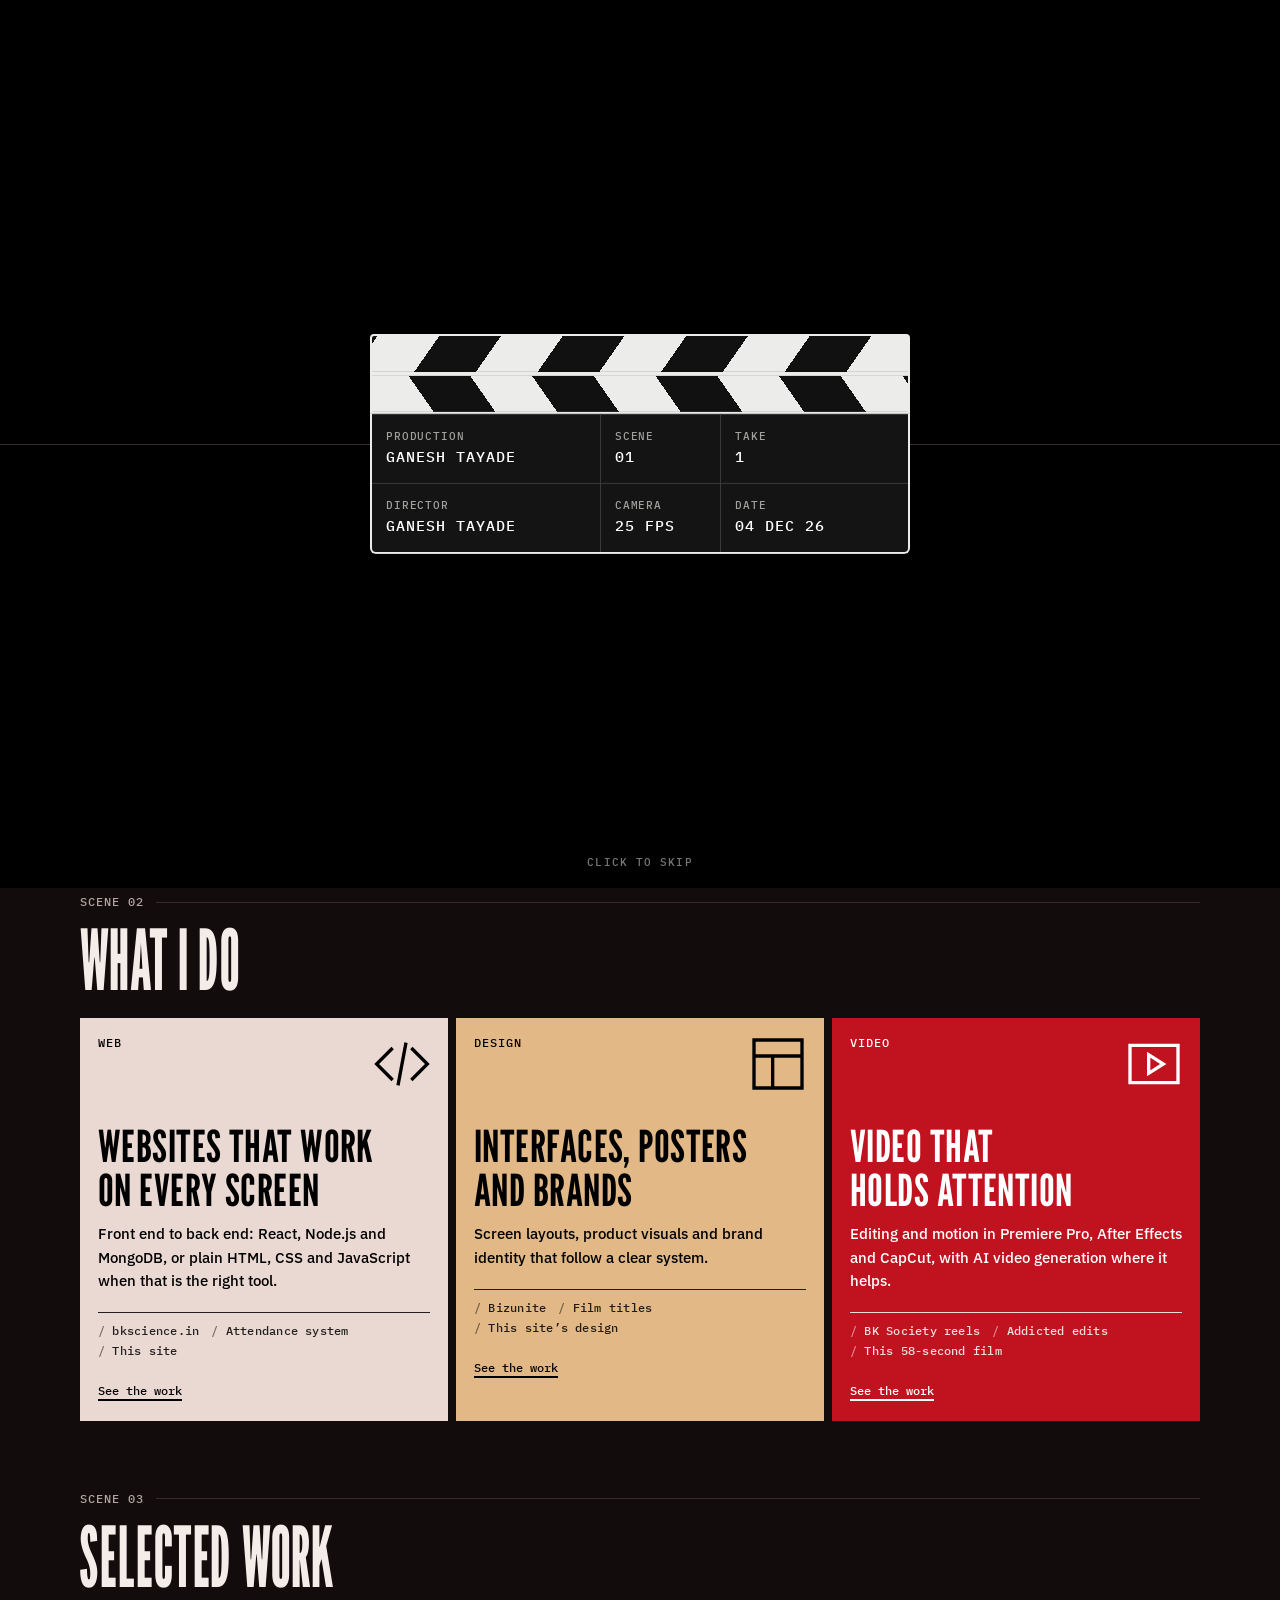
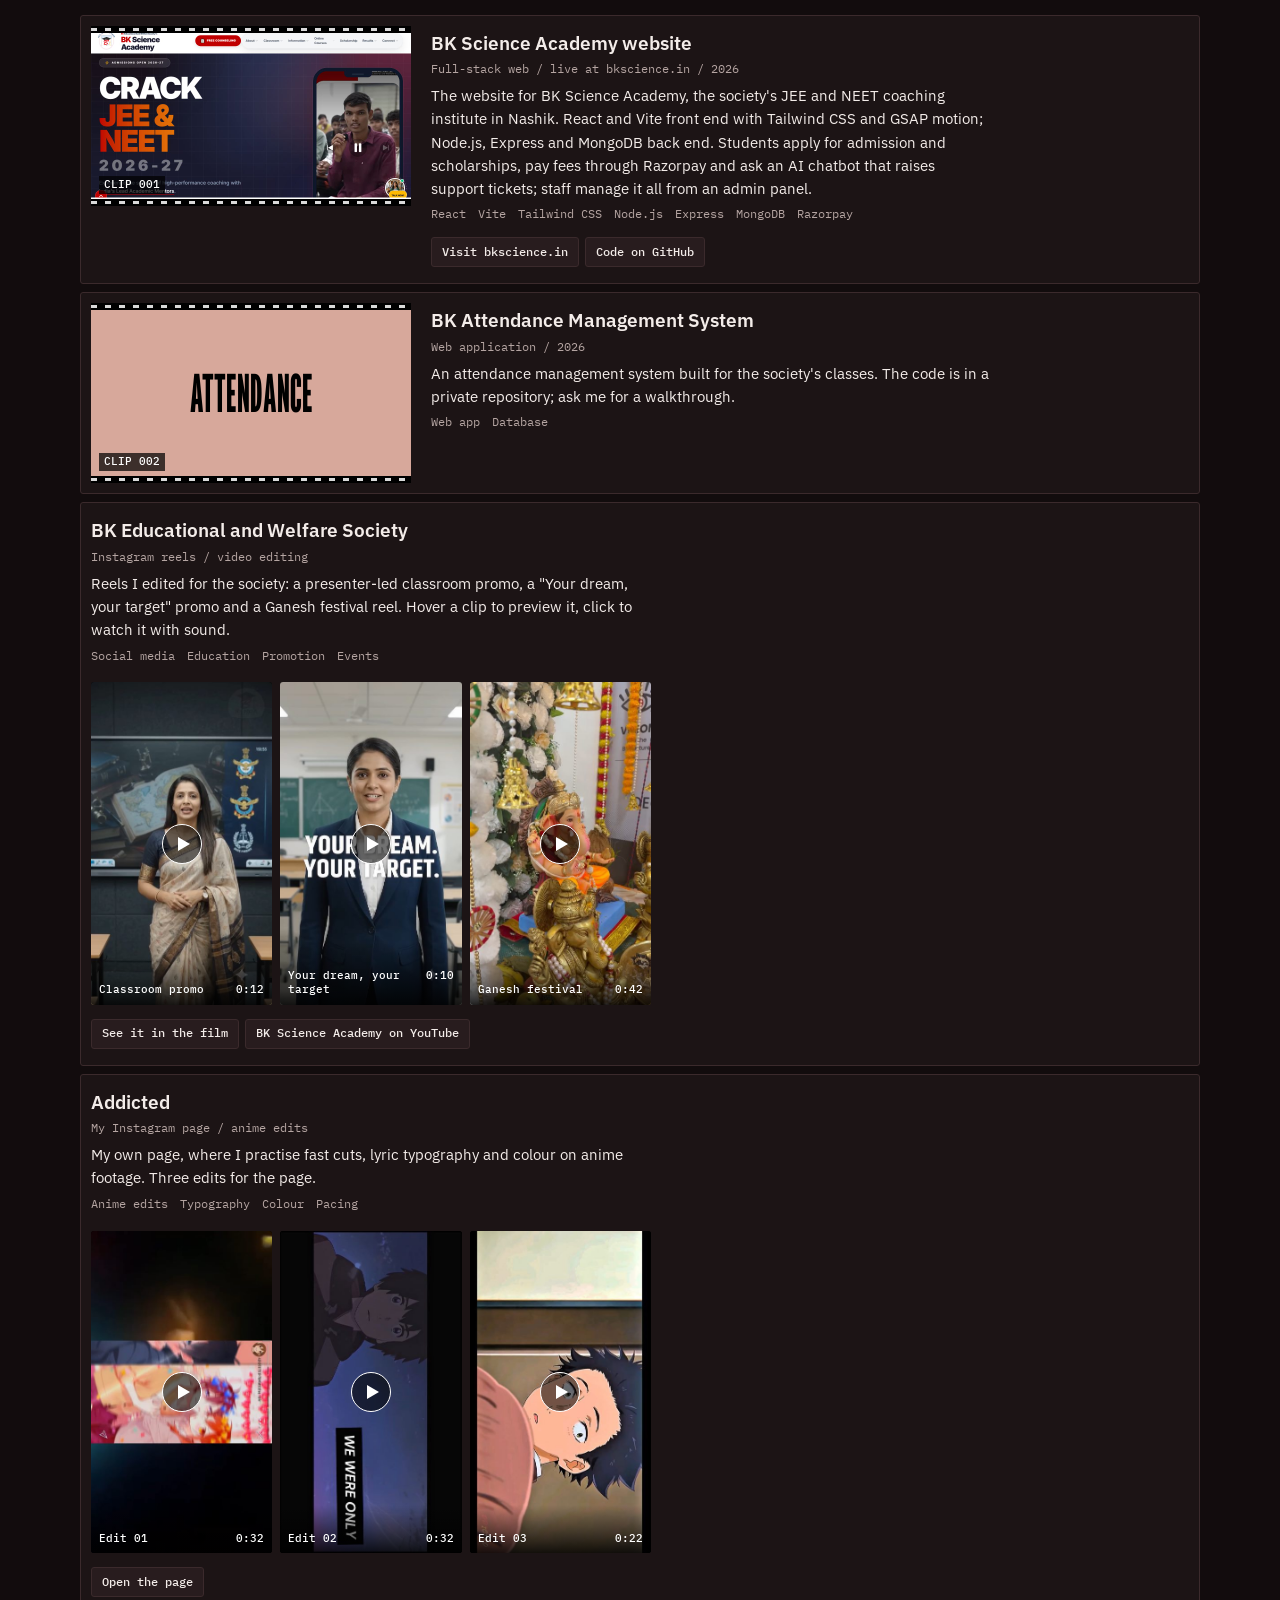
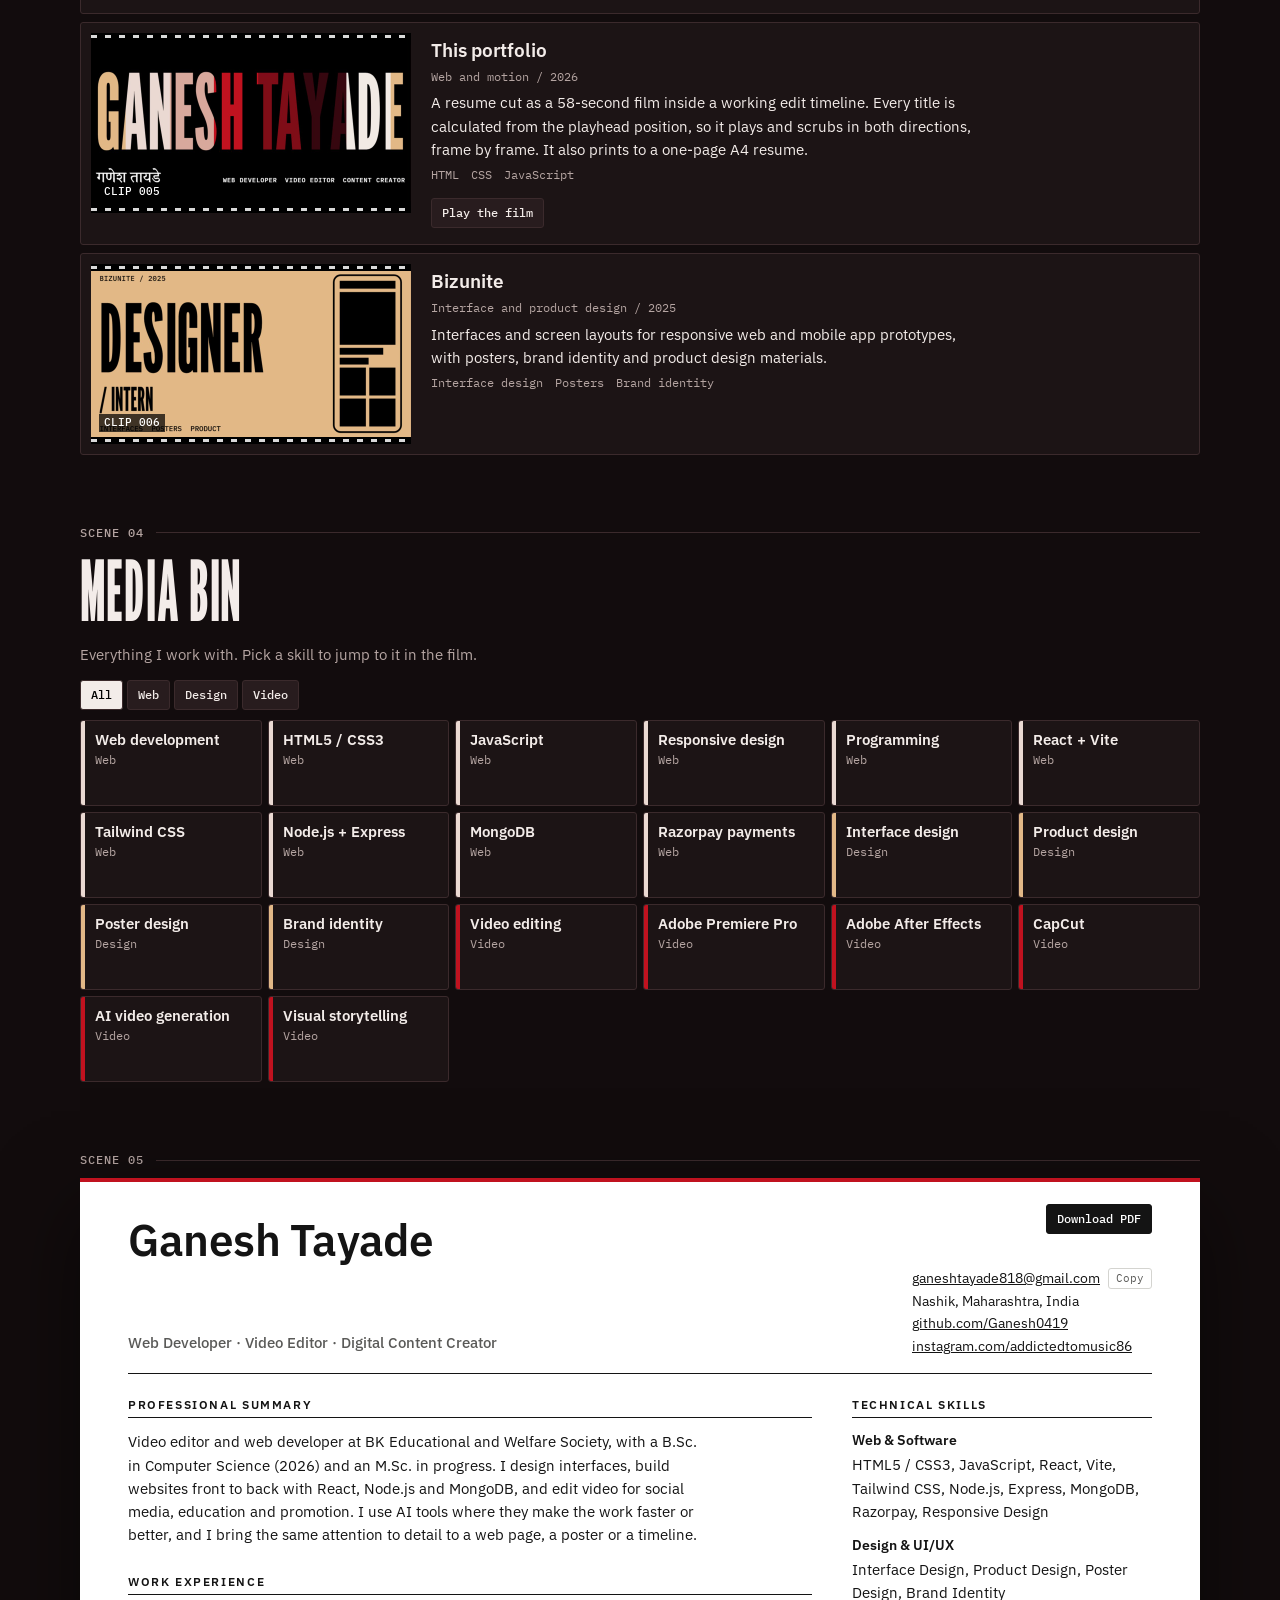
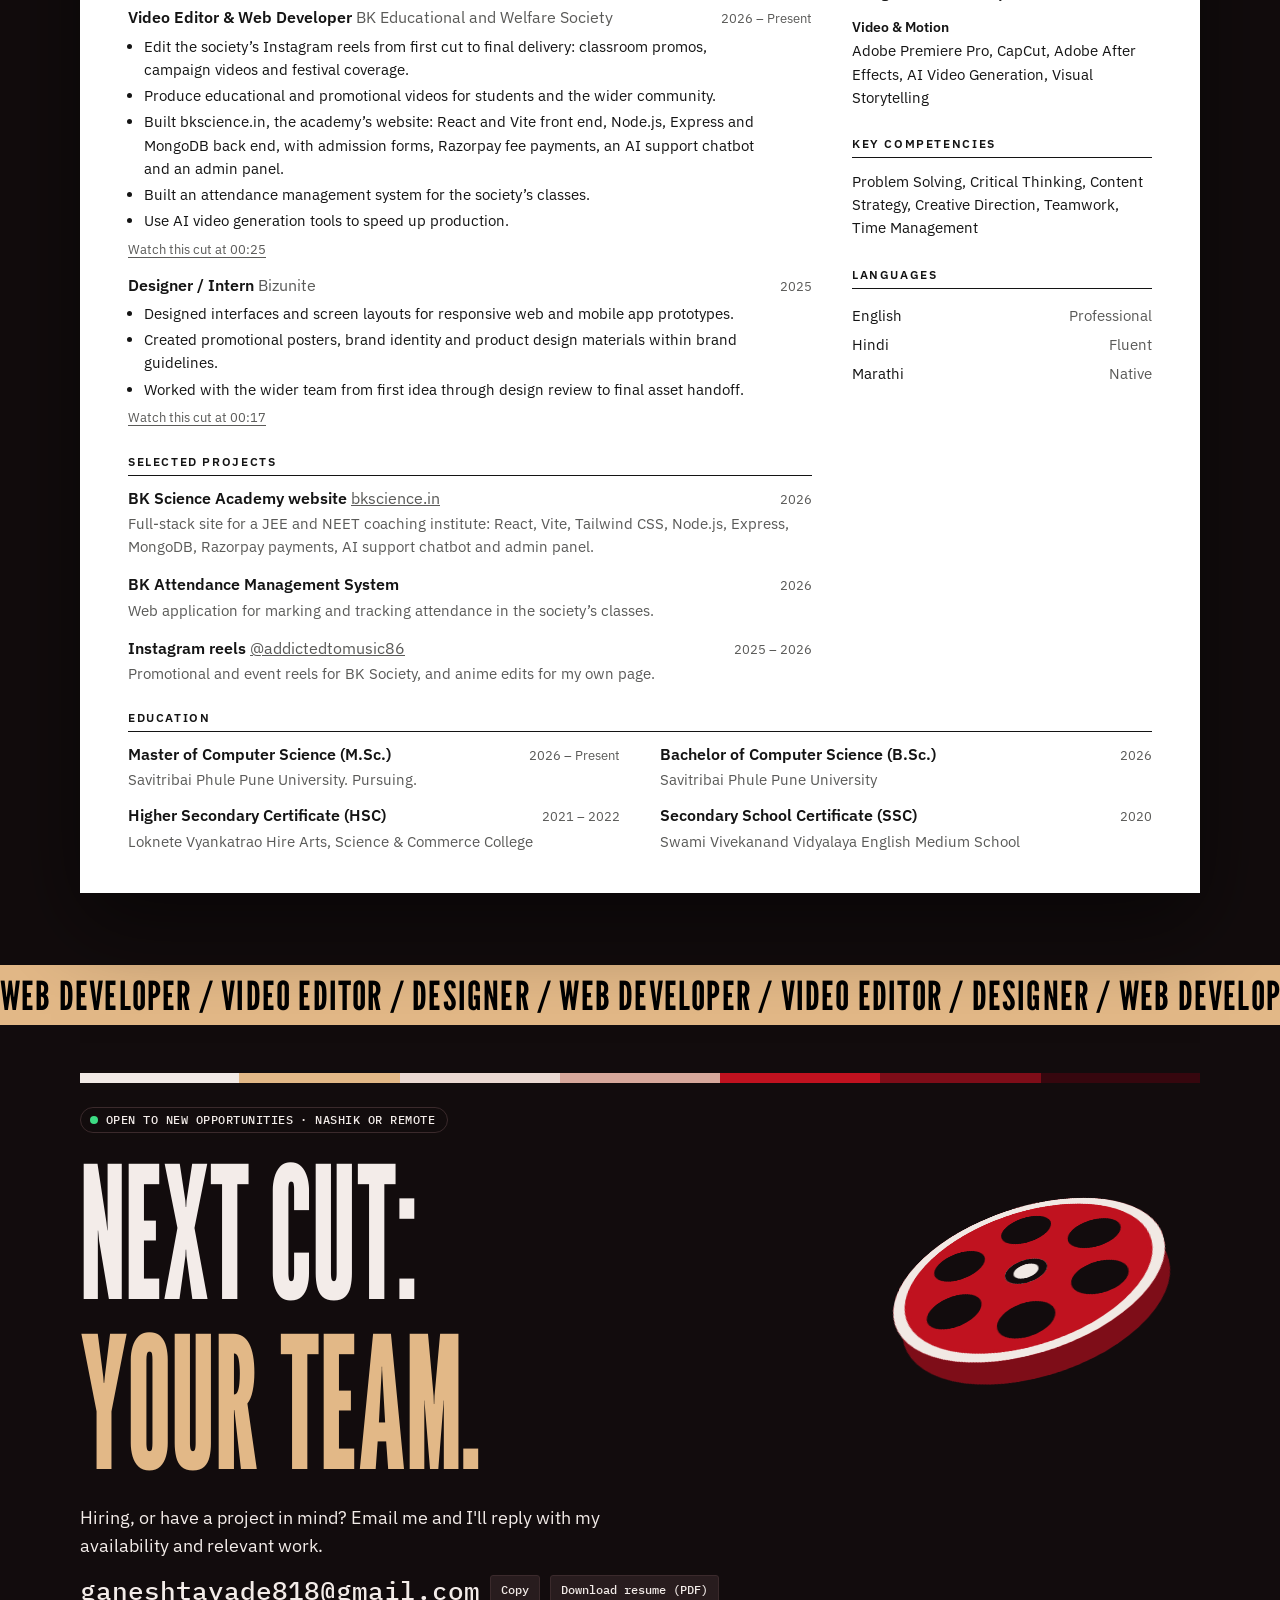
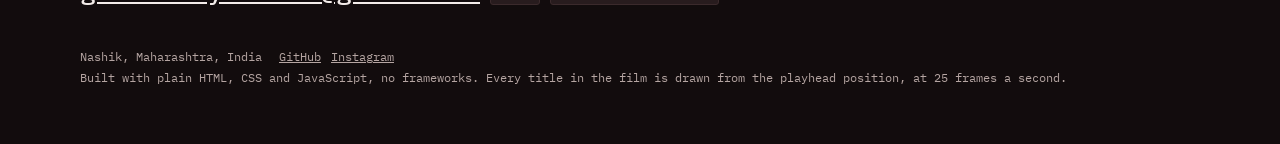
<file: index.html>
<!DOCTYPE html>
<html lang="en">
<head>
<meta charset="UTF-8">
<meta name="viewport" content="width=device-width, initial-scale=1, viewport-fit=cover">
<title>Ganesh Tayade | Web Developer and Video Editor</title>
<meta name="description" content="Portfolio of Ganesh Tayade, a web developer, designer and video editor in Nashik, India. Watch the resume as a 58-second film you can scrub.">
<meta name="author" content="Ganesh Tayade">
<meta name="theme-color" content="#101011">
<meta property="og:type" content="website">
<meta property="og:title" content="Ganesh Tayade | Web Developer and Video Editor">
<meta property="og:description" content="A resume cut as a 58-second film you can scrub.">
<meta property="og:image" content="assets/og.png">
<meta name="twitter:card" content="summary_large_image">
<link rel="icon" href="assets/favicon.svg" type="image/svg+xml">
<link rel="preconnect" href="https://fonts.googleapis.com">
<link rel="preconnect" href="https://fonts.gstatic.com" crossorigin>
<link rel="stylesheet" href="https://fonts.googleapis.com/css2?family=IBM+Plex+Mono:wght@400;500&family=IBM+Plex+Sans:wght@400;500;600&family=League+Gothic:wdth@75..100&family=Tiro+Devanagari+Marathi&display=swap">
<link rel="stylesheet" href="css/style.css">
<script type="application/ld+json">
{"@context":"https://schema.org","@type":"Person","name":"Ganesh Tayade","jobTitle":"Web Developer and Video Editor","email":"mailto:ganeshtayade818@gmail.com","address":{"@type":"PostalAddress","addressLocality":"Nashik","addressRegion":"Maharashtra","addressCountry":"IN"},"knowsLanguage":["English","Hindi","Marathi"]}
</script>
</head>
<body>
<div class="intro" id="intro" aria-hidden="true">
  <div class="intro-name" id="introName" lang="en">Ganesh Tayade</div>
  <div class="slate-b">
    <div class="clap"></div>
    <div class="stick"></div>
    <div class="slate-rows">
      <div><small>Production</small>Ganesh Tayade</div><div><small>Scene</small>01</div><div><small>Take</small>1</div>
      <div><small>Director</small>Ganesh Tayade</div><div><small>Camera</small>25 fps</div><div><small>Date</small><span id="slDate"></span></div>
    </div>
  </div>
  <div class="flash"></div>
  <p class="intro-skip">Click to skip</p>
</div>
<div class="spot" id="spot" aria-hidden="true"></div>
<div class="app">
  <header class="topbar">
    <b>Ganesh Tayade</b>
    <span class="spec">Sequence 01 &middot; 25 fps &middot; 58 s &middot; Now playing: <span class="nowp" id="nowp">Colour bars and leader</span></span>
    <nav aria-label="Resume">
      <a class="tlink" href="#do">What I do</a>
      <a class="tlink" href="#work">Work</a>
      <a class="tlink" href="#skills-bin">Skills</a>
      <a class="tlink" href="#resume">Resume</a>
      <a class="tbtn" href="#contact">Contact</a>
    </nav>
    <div class="seq" id="seq" aria-hidden="true"></div>
  </header>

  <main class="suite">
    <div class="stage">
      <div class="fswrap" id="fs">
        <div class="framebox tilt" data-tilt="2">
        <div class="frame" id="frame" role="img" aria-label="Film version of this resume, with colour bars, a countdown and animated titles. The same content is in the written resume below.">

          <div class="sc" data-sc="leader">
            <div class="bars" id="barsv">
              <div><i style="background:var(--grey)"></i><i style="background:var(--yellow)"></i><i style="background:var(--cyan)"></i><i style="background:var(--green)"></i><i style="background:var(--magenta)"></i><i style="background:var(--red)"></i><i style="background:var(--blue)"></i></div>
              <div><i style="background:var(--blue)"></i><i style="background:#111"></i><i style="background:var(--magenta)"></i><i style="background:#111"></i><i style="background:var(--cyan)"></i><i style="background:#111"></i><i style="background:var(--grey)"></i></div>
              <div class="pluge"><i></i><i></i><i></i><i></i></div>
              <div class="ident lab">Ganesh Tayade / Resume / 58 sec</div>
            </div>
            <div class="count" id="count" hidden>
              <div class="sweep" id="sweep"></div>
              <div class="cross-h"></div><div class="cross-v"></div>
              <div class="ring r1"></div><div class="ring r2"></div>
              <div class="num" id="num">3</div>
            </div>
          </div>

          <div class="sc s-title" data-sc="title"><div class="push"><div class="inner">
            <div class="m"><h2 class="d name dfit" id="name" data-fit="94" data-a="0.05 .7 up">Ganesh Tayade</h2></div>
            <div class="titlerow">
              <div class="deva" id="deva" data-a="1 .6 fade" lang="mr">गणेश तायडे</div>
              <div class="roles">
                <span data-a="1.5 .4 fade">Web developer</span>
                <span data-a="1.9 .4 fade">Video editor</span>
                <span data-a="2.3 .4 fade">Content creator</span>
              </div>
            </div>
          </div></div></div>

          <div class="sc s-profile" data-sc="profile"><div class="push"><div class="inner">
            <div class="m"><p class="d" data-a="0.2 .5 up">I build the web.</p></div>
            <div class="m"><p class="d" data-a="1.8 .5 up">I design the screen.</p></div>
            <div class="m"><p class="d" data-a="3.4 .5 up">I cut the film.</p></div>
            <div class="lab" data-a="4.6 .5 fade">B.Sc. Computer Science, complete / M.Sc. in progress</div>
          </div></div></div>

          <div class="sc s-biz" data-sc="bizunite"><div class="push"><div class="inner">
            <div class="left">
              <div class="lab" data-a="0.1 .4 fade">Bizunite / 2025</div>
              <div>
                <div class="m"><p class="d big dfit" data-fit="50" data-a="0.3 .55 up">Designer</p></div>
                <div class="m"><p class="d sub" data-a="0.9 .5 up">/ Intern</p></div>
              </div>
              <div class="words">
                <span data-a="2.2 .4 fade">Interfaces</span>
                <span data-a="3 .4 fade">Posters</span>
                <span data-a="3.8 .4 fade">Product</span>
              </div>
            </div>
            <div class="wire" data-a="1.2 .4 fade">
              <i data-a="1.5 .35 grow"></i>
              <i data-a="1.8 .45 grow"></i>
              <i data-a="2.3 .35 grow" style="width:78%"></i>
              <i data-a="2.5 .35 grow" style="width:52%"></i>
              <div class="g"><b data-a="3 .4 fade"></b><b data-a="3.2 .4 fade"></b><b data-a="3.4 .4 fade"></b><b data-a="3.6 .4 fade"></b></div>
            </div>
          </div></div></div>

          <div class="sc s-bk" data-sc="bk"><div class="push"><div class="inner">
            <div class="lab" data-a="0.1 .4 fade">BK Educational and Welfare Society / 2026 &ndash; now</div>
            <div class="m"><p class="d big dfit" data-fit="68" data-a="0.3 .55 up">Video editor</p></div>
          </div></div>
            <div class="strip" id="strip">
              <span style="--c:var(--grey)">Social media</span>
              <video src="assets/bk-reel-2.mp4" poster="assets/bk-reel-2.jpg" muted loop playsinline preload="metadata" aria-hidden="true"></video>
              <span style="--c:var(--yellow)">Education</span>
              <video src="assets/bk-reel-3.mp4" poster="assets/bk-reel-3.jpg" muted loop playsinline preload="metadata" aria-hidden="true"></video>
              <span style="--c:var(--cyan)">Promotion</span>
              <video src="assets/bk-reel-1.mp4" poster="assets/bk-reel-1.jpg" muted loop playsinline preload="metadata" aria-hidden="true"></video>
              <span style="--c:var(--green)">Festival</span>
              <span style="--c:var(--grey)">Reels</span>
              <span style="--c:var(--yellow)">BK Society</span>
            </div>
          </div>

          <div class="sc s-skills" data-sc="skills"><div class="push"><div class="inner">
            <div class="col" data-col="0" data-a="0.1 .4 fade0"><p class="d">Web</p><ul><li>HTML5 / CSS3 / JavaScript</li><li>React + Vite</li><li>Node.js + Express</li><li>MongoDB</li><li>Responsive design</li></ul></div>
            <div class="col" data-col="1" data-a="0.1 .4 fade0"><p class="d">Design</p><ul><li>Interface design</li><li>Product design</li><li>Poster design</li><li>Brand identity</li></ul></div>
            <div class="col" data-col="2" data-a="0.1 .4 fade0"><p class="d">Video</p><ul><li>Premiere Pro</li><li>CapCut</li><li>After Effects</li><li>AI video generation</li><li>Visual storytelling</li></ul></div>
          </div></div></div>

          <div class="sc s-edu" data-sc="education"><div class="push"><div class="inner">
            <div class="row" data-row="0" data-a="0.1 .35 fade0"><span class="yr">2020</span><div><p class="d">SSC</p><small>Swami Vivekanand Vidyalaya English Medium School</small></div></div>
            <div class="row" data-row="1" data-a="2 .35 fade0"><span class="yr">2021&ndash;22</span><div><p class="d">HSC</p><small>Loknete Vyankatrao Hire Arts, Science &amp; Commerce College</small></div></div>
            <div class="row" data-row="2" data-a="4 .35 fade0"><span class="yr">2026</span><div><p class="d">B.Sc. Computer Science</p><small>Savitribai Phule Pune University</small></div></div>
            <div class="row" data-row="3" data-a="6 .35 fade0"><span class="yr">2026&ndash;</span><div><p class="d">M.Sc. Computer Science</p><small>Savitribai Phule Pune University / Pursuing</small></div></div>
          </div></div></div>

          <div class="sc s-end" data-sc="end"><div class="push"><div class="inner">
            <div>
              <div class="m"><p class="d big" data-a="0.15 .55 up">Next cut:</p></div>
              <div class="m"><p class="d big" data-a="1 .55 up">Your team.</p></div>
            </div>
            <div data-a="2 .5 fade">
              <div class="info"><span>ganeshtayade818@gmail.com</span><span>Nashik, India</span></div>
              <div class="langs" id="langs"><span>English</span><span>हिंदी</span><span>मराठी</span></div>
            </div>
          </div></div><div class="endbars"></div></div>

          <div class="wipe" id="wipe" aria-hidden="true"><i style="background:var(--grey)"></i><i style="background:var(--yellow)"></i><i style="background:var(--cyan)"></i><i style="background:var(--green)"></i><i style="background:var(--magenta)"></i><i style="background:var(--red)"></i><i style="background:var(--blue)"></i></div>
          <div class="rec" id="rec" hidden aria-hidden="true"><i></i>REC <span id="rectc">00:00:00:00</span></div>
          <div class="grain" id="grain" aria-hidden="true"></div>
          <div class="vig" aria-hidden="true"></div>
          <div class="guides" id="guides" aria-hidden="true"><i class="a"></i><i class="t"></i></div>
        </div>
        <button class="skip" id="bSkip" type="button" hidden>Skip intro</button>
        </div>
      </div>

      <div class="transport">
        <div><span id="tc">00:00:00:00</span> <span class="tdur">/ 00:00:58:00</span></div>
        <div class="btns">
          <button class="ib" id="bPrev" aria-label="Previous cut"><svg viewBox="0 0 16 16"><path d="M3 2h2v12H3zM14 2v12L6 8z"/></svg></button>
          <button class="ib" id="bBack" aria-label="Back one frame"><svg viewBox="0 0 16 16"><path d="M11 2v12L4 8z"/></svg></button>
          <button class="ib play" id="bPlay" aria-label="Play"><svg viewBox="0 0 16 16"><path id="playIcon" d="M4 2v12l10-6z"/></svg></button>
          <button class="ib" id="bFwd" aria-label="Forward one frame"><svg viewBox="0 0 16 16"><path d="M5 2v12l7-6z"/></svg></button>
          <button class="ib" id="bNext" aria-label="Next cut"><svg viewBox="0 0 16 16"><path d="M11 2h2v12h-2zM2 2v12l8-6z"/></svg></button>
        </div>
        <div class="tools">
          <span id="rate" aria-live="off"></span>
          <button class="tbtn" id="bSafe" aria-pressed="false">Safe areas</button>
          <button class="tbtn" id="bFull">Full screen</button>
        </div>
      </div>
    </div>

    <aside class="inspector" aria-label="Current clip details">
      <div class="ins-scroll">
        <p class="ins-k">Inspector</p>
        <h2 class="ins-name" id="insName">Colour bars and leader</h2>
        <dl class="ins-tc"><dt>In</dt><dt>Out</dt><dt>Duration</dt><dd id="insIn">00:00:00:00</dd><dd id="insOut">00:00:04:00</dd><dd id="insDur">00:00:04:00</dd></dl>
        <div id="insBody"></div>
      </div>
      <div class="ins-tools">
        <p class="ins-k">Colour grade <span>changes the whole site</span></p>
        <div class="grades" role="group" aria-label="Colour grade">
          <button class="grade" type="button" data-grade="crimson" aria-pressed="true"><i style="background:linear-gradient(90deg,#f1e9e4 0 25%,#e2b887 0 50%,#c0121f 0 75%,#36070e 0)"></i>Crimson noir</button>
          <button class="grade" type="button" data-grade="midnight" aria-pressed="false"><i style="background:linear-gradient(90deg,#ece6d6 0 25%,#dcb54a 0 50%,#3c4c80 0 75%,#1f2b58 0)"></i>Midnight gold</button>
          <button class="grade" type="button" data-grade="light" aria-pressed="false"><i style="background:linear-gradient(90deg,#f2f1ed 0 25%,#e9b949 0 50%,#b4432f 0 75%,#1f3a6e 0)"></i>Studio light</button>
          <button class="grade" type="button" data-grade="broadcast" aria-pressed="false"><i style="background:linear-gradient(90deg,#c0c000 0 25%,#00c0c0 0 50%,#c000c0 0 75%,#0000c0 0)"></i>Broadcast</button>
        </div>
        <div class="audio">
          <button class="tbtn" id="bSound" type="button" aria-pressed="false" title="Score and interface sound effects">Sound off</button>
          <div class="meters" aria-hidden="true"><div class="meter"><i id="mL"></i></div><div class="meter"><i id="mR"></i></div></div>
        </div>
      </div>
    </aside>

    <div class="timeline" id="timeline">
      <div class="heads" id="heads" aria-hidden="true"></div>
      <div class="lanes" id="lanes" role="slider" tabindex="0" aria-label="Timeline position" aria-valuemin="0" aria-valuemax="58" aria-valuenow="0">
        <div class="ruler" id="ruler"></div>
        <div id="laneWrap"></div>
        <div class="playhead" id="playhead"></div>
      </div>
    </div>
    <p class="hints" style="margin:0"><kbd>Space</kbd> play &middot; <kbd>J K L</kbd> shuttle &middot; <kbd>&larr; &rarr;</kbd> one frame &middot; <kbd>&uarr; &darr;</kbd> jump a cut &middot; <kbd>G</kbd> grade &middot; <kbd>M</kbd> sound &middot; <kbd>F</kbd> full screen &middot; click the film to play or pause &middot; drag the timeline to scrub</p>
  </main>

  <section class="do" id="do" aria-labelledby="do-h">
    <p class="slate">Scene 02</p>
    <h2 class="band-h" id="do-h">What I do</h2>
    <div class="tiles">
      <div class="tile rv tilt" data-tilt="7" style="--c:var(--cyan)">
        <svg class="tile-i" viewBox="0 0 48 48" aria-hidden="true"><path d="M17 12 5 24l12 12M31 12l12 12-12 12M27 8l-6 32"/></svg>
        <p class="tile-k">Web</p>
        <h3>Websites that work on every screen</h3>
        <p>Front end to back end: React, Node.js and MongoDB, or plain HTML, CSS and JavaScript when that is the right tool.</p>
        <ul class="tile-proof"><li>bkscience.in</li><li>Attendance system</li><li>This site</li></ul>
        <a class="tile-go" href="#work">See the work</a>
      </div>
      <div class="tile rv tilt" data-tilt="7" style="--c:var(--yellow)">
        <svg class="tile-i" viewBox="0 0 48 48" aria-hidden="true"><path d="M6 6h36v36H6zM6 18h36M20 18v24"/></svg>
        <p class="tile-k">Design</p>
        <h3>Interfaces, posters and brands</h3>
        <p>Screen layouts, product visuals and brand identity that follow a clear system.</p>
        <ul class="tile-proof"><li>Bizunite</li><li>Film titles</li><li>This site&rsquo;s design</li></ul>
        <a class="tile-go" href="#work">See the work</a>
      </div>
      <div class="tile rv tilt" data-tilt="7" style="--c:var(--magenta);--t:#fff">
        <svg class="tile-i" viewBox="0 0 48 48" aria-hidden="true"><path d="M6 10h36v28H6zM20 17v14l11-7z"/></svg>
        <p class="tile-k">Video</p>
        <h3>Video that holds attention</h3>
        <p>Editing and motion in Premiere Pro, After Effects and CapCut, with AI video generation where it helps.</p>
        <ul class="tile-proof"><li>BK Society reels</li><li>Addicted edits</li><li>This 58-second film</li></ul>
        <a class="tile-go" href="#work">See the work</a>
      </div>
    </div>
  </section>

  <section class="work" id="work" aria-labelledby="work-h">
    <p class="slate">Scene 03</p>
    <h2 class="band-h" id="work-h">Selected work</h2>
    <div class="projects" id="projects"></div>
  </section>

  <section class="binsec" id="skills-bin" aria-labelledby="bin-h">
    <p class="slate">Scene 04</p>
    <h2 class="band-h" id="bin-h">Media bin</h2>
    <p class="bin-p">Everything I work with. Pick a skill to jump to it in the film.</p>
    <div class="bin-f" id="binF" role="group" aria-label="Filter skills"></div>
    <div class="bin" id="bin"></div>
  </section>

  <p class="slate solo">Scene 05</p>
  <article class="paper" id="resume">
    <div class="barsline" aria-hidden="true"></div>
    <a class="tbtn sheet-dl" data-pdf href="Ganesh_Tayade_Resume.pdf" hidden>Download PDF</a>
    <h1 class="p-name">Ganesh Tayade</h1>
    <div class="p-top" data-clip="contact">
      <p class="roles-line">Web Developer &middot; Video Editor &middot; Digital Content Creator</p>
      <address class="contact">
        <!--PHONE-->
        <div><a href="mailto:ganeshtayade818@gmail.com">ganeshtayade818@gmail.com</a><button class="copy" data-copy="ganeshtayade818@gmail.com">Copy</button></div>
        <div><span>Nashik, Maharashtra, India</span></div>
        <div><a href="https://github.com/Ganesh0419" target="_blank" rel="noopener">github.com/Ganesh0419</a></div>
        <div><a href="https://www.instagram.com/addictedtomusic86" target="_blank" rel="noopener">instagram.com/addictedtomusic86</a></div>
      </address>
    </div>

    <div class="p-grid">
      <div class="p-col">
        <section data-clip="summary" style="--c:var(--cyan)">
          <h2 class="sec" data-tr="V3">Professional Summary</h2>
          <p class="summary">Video editor and web developer at BK Educational and Welfare Society, with a B.Sc. in Computer Science (2026) and an M.Sc. in progress. I design interfaces, build websites front to back with React, Node.js and MongoDB, and edit video for social media, education and promotion. I use AI tools where they make the work faster or better, and I bring the same attention to detail to a web page, a poster or a timeline.</p>
        </section>

        <section style="--c:var(--yellow)">
          <h2 class="sec" data-tr="V2">Work Experience</h2>
          <div class="ev" data-clip="bk">
            <div class="ev-top"><h3>Video Editor &amp; Web Developer <span>BK Educational and Welfare Society</span></h3><span class="when">2026 &ndash; Present</span></div>
            <ul>
              <li>Edit the society&rsquo;s Instagram reels from first cut to final delivery: classroom promos, campaign videos and festival coverage.</li>
              <li>Produce educational and promotional videos for students and the wider community.</li>
              <li>Built bkscience.in, the academy&rsquo;s website: React and Vite front end, Node.js, Express and MongoDB back end, with admission forms, Razorpay fee payments, an AI support chatbot and an admin panel.</li>
              <li>Built an attendance management system for the society&rsquo;s classes.</li>
              <li>Use AI video generation tools to speed up production.</li>
            </ul>
            <button class="jump" data-seek="25">Watch this cut at 00:25</button>
          </div>
          <div class="ev" data-clip="biz">
            <div class="ev-top"><h3>Designer / Intern <span>Bizunite</span></h3><span class="when">2025</span></div>
            <ul>
              <li>Designed interfaces and screen layouts for responsive web and mobile app prototypes.</li>
              <li>Created promotional posters, brand identity and product design materials within brand guidelines.</li>
              <li>Worked with the wider team from first idea through design review to final asset handoff.</li>
            </ul>
            <button class="jump" data-seek="17">Watch this cut at 00:17</button>
          </div>
        </section>

        <section data-clip="projects" style="--c:var(--cyan)">
          <h2 class="sec" data-tr="V2">Selected Projects</h2>
          <div class="ev"><div class="ev-top"><h3>BK Science Academy website <span><a href="https://bkscience.in/" target="_blank" rel="noopener">bkscience.in</a></span></h3><span class="when">2026</span></div><p class="inst">Full-stack site for a JEE and NEET coaching institute: React, Vite, Tailwind CSS, Node.js, Express, MongoDB, Razorpay payments, AI support chatbot and admin panel.</p></div>
          <div class="ev"><div class="ev-top"><h3>BK Attendance Management System</h3><span class="when">2026</span></div><p class="inst">Web application for marking and tracking attendance in the society&rsquo;s classes.</p></div>
          <div class="ev"><div class="ev-top"><h3>Instagram reels <span><a href="https://www.instagram.com/addictedtomusic86" target="_blank" rel="noopener">@addictedtomusic86</a></span></h3><span class="when">2025 &ndash; 2026</span></div><p class="inst">Promotional and event reels for BK Society, and anime edits for my own page.</p></div>
        </section>
      </div>

      <div class="p-col">
        <section data-clip="skills" style="--c:var(--blue);--t:#fff">
          <h2 class="sec" data-tr="A1">Technical Skills</h2>
          <div class="skills-g">
            <div><h3>Web &amp; Software</h3><p>HTML5 / CSS3, JavaScript, React, Vite, Tailwind CSS, Node.js, Express, MongoDB, Razorpay, Responsive Design</p></div>
            <div><h3>Design &amp; UI/UX</h3><p>Interface Design, Product Design, Poster Design, Brand Identity</p></div>
            <div><h3>Video &amp; Motion</h3><p>Adobe Premiere Pro, CapCut, Adobe After Effects, AI Video Generation, Visual Storytelling</p></div>
          </div>
        </section>
        <section data-clip="comp" style="--c:var(--blue);--t:#fff">
          <h2 class="sec" data-tr="A1">Key Competencies</h2>
          <p style="margin:0">Problem Solving, Critical Thinking, Content Strategy, Creative Direction, Teamwork, Time Management</p>
        </section>
        <section data-clip="lang" style="--c:var(--grey)">
          <h2 class="sec" data-tr="A2">Languages</h2>
          <ul class="plain">
            <li class="lang"><span>English</span><span>Professional</span></li>
            <li class="lang"><span>Hindi</span><span>Fluent</span></li>
            <li class="lang"><span>Marathi</span><span>Native</span></li>
          </ul>
        </section>
      </div>
    </div>
    <section class="p-edu" data-clip="edu" style="--c:var(--green)">
      <h2 class="sec" data-tr="V1">Education</h2>
      <div class="edu-g">
        <div class="ev"><div class="ev-top"><h3>Master of Computer Science (M.Sc.)</h3><span class="when">2026 &ndash; Present</span></div><p class="inst">Savitribai Phule Pune University. Pursuing.</p></div>
        <div class="ev"><div class="ev-top"><h3>Bachelor of Computer Science (B.Sc.)</h3><span class="when">2026</span></div><p class="inst">Savitribai Phule Pune University</p></div>
        <div class="ev"><div class="ev-top"><h3>Higher Secondary Certificate (HSC)</h3><span class="when">2021 &ndash; 2022</span></div><p class="inst">Loknete Vyankatrao Hire Arts, Science &amp; Commerce College</p></div>
        <div class="ev"><div class="ev-top"><h3>Secondary School Certificate (SSC)</h3><span class="when">2020</span></div><p class="inst">Swami Vivekanand Vidyalaya English Medium School</p></div>
      </div>
    </section>
    <div class="band" id="band" aria-hidden="true"></div>
  </article>

  <div class="ticker" aria-hidden="true"><div class="tk"><span>Web developer / Video editor / Designer / Web developer / Video editor / Designer / </span><span>Web developer / Video editor / Designer / Web developer / Video editor / Designer / </span></div></div>

  <section class="cta" id="contact" aria-labelledby="cta-h">
    <div class="reel" aria-hidden="true"><div class="reel-bk"></div><div class="reel-in"><i style="--a:0deg"></i><i style="--a:60deg"></i><i style="--a:120deg"></i><i style="--a:180deg"></i><i style="--a:240deg"></i><i style="--a:300deg"></i></div></div>
    <p class="avail"><i aria-hidden="true"></i>Open to new opportunities &middot; Nashik or remote</p>
    <h2 class="cta-h" id="cta-h">Next cut: <em>your team.</em></h2>
    <p class="cta-p">Hiring, or have a project in mind? Email me and I'll reply with my availability and relevant work.</p>
    <div class="cta-row">
      <a class="cta-mail" href="mailto:ganeshtayade818@gmail.com">ganeshtayade818@gmail.com</a>
      <button class="tbtn" data-copy="ganeshtayade818@gmail.com">Copy</button>
      <a class="tbtn" data-pdf href="Ganesh_Tayade_Resume.pdf" hidden>Download resume (PDF)</a>
      <a class="tbtn" data-reel hidden target="_blank" rel="noopener">Watch my showreel</a>
    </div>
    <p class="foot">Nashik, Maharashtra, India <span id="socials"></span><br>Built with plain HTML, CSS and JavaScript, no frameworks. Every title in the film is drawn from the playhead position, at 25 frames a second.</p>
  </section>
</div>

<div class="lb" id="lb" hidden role="dialog" aria-modal="true" aria-label="Video player">
  <div class="lb-top"><b id="lbt">Clip</b><span id="lbn">1 / 3</span><button class="tbtn" id="lbx" type="button">Close (Esc)</button></div>
  <div class="lb-body">
    <button class="ib" id="lbp" type="button" aria-label="Previous clip"><svg viewBox="0 0 16 16"><path d="M11 2v12L4 8z"/></svg></button>
    <video id="lbv" controls playsinline></video>
    <button class="ib" id="lbnx" type="button" aria-label="Next clip"><svg viewBox="0 0 16 16"><path d="M5 2v12l7-6z"/></svg></button>
  </div>
</div>

<script src="js/content.js"></script>
<script src="js/film.js"></script>
</body>
</html>
</file>
<file: css/style.css>
/* Layout concept: the resume is an open edit suite. Program monitor, inspector and a real timeline; the written resume sits below as the paper edit.
   Colour: seven colour-bar positions on colourist-neutral grey. A grade swaps the seven values, and the whole site follows. */
:root {
  color-scheme: dark;
  --suite: #120c0d; --panel: #1c1415; --panel-2: #281c1e; --line: #3b2a2c;
  --fg: #f3ece9; --mute: #b5a5a2; --hover: #372729; --tc: #fff; --lane: #160f10; --on: #000; --sel: #fff; --em: var(--yellow);
  --gut: max(16px, env(safe-area-inset-left, 0px));
  --grey: #f1e9e4; --yellow: #e2b887; --cyan: #ead9d2; --green: #d7a89b;
  --magenta: #c0121f; --red: #7e0d18; --blue: #36070e;
  --display: "League Gothic", "Arial Narrow", Impact, sans-serif;
  --body: "IBM Plex Sans", "Segoe UI", system-ui, sans-serif;
  --mono: "IBM Plex Mono", Consolas, ui-monospace, monospace;
  --deva: "Tiro Devanagari Marathi", "Nirmala UI", "Noto Serif Devanagari", serif;
  --bars: linear-gradient(90deg, var(--grey) 0 14.2857%, var(--yellow) 0 28.5714%, var(--cyan) 0 42.8571%, var(--green) 0 57.1428%, var(--magenta) 0 71.4285%, var(--red) 0 85.7142%, var(--blue) 0);
}
:root[data-grade="midnight"] { --suite: #0b1020; --panel: #141a2e; --panel-2: #1d2540; --hover: #2a3355; --line: #2e3757; --lane: #0f1527; --fg: #eef0f6; --mute: #a3abc2; --grey: #ece6d6; --yellow: #dcb54a; --cyan: #9dbbd1; --green: #c3c9a4; --magenta: #3c4c80; --red: #7d5c26; --blue: #1f2b58; }
:root[data-grade="light"] { color-scheme: light; --suite: #f2f1ed; --panel: #fff; --panel-2: #ece9e2; --hover: #e0ddd4; --line: #d3d0c7; --lane: #f7f6f2; --fg: #181a20; --mute: #5d5e5a; --tc: #181a20; --on: #fff; --sel: #181a20; --em: #1f3a6e; --grey: #d9d6cd; --yellow: #e9b949; --cyan: #7fb7c9; --green: #9cc5a1; --magenta: #b4432f; --red: #8f2f22; --blue: #1f3a6e; }
:root[data-grade="broadcast"] { --suite: #101011; --panel: #1a1a1b; --panel-2: #242425; --hover: #303031; --line: #333334; --lane: #151516; --fg: #ececea; --mute: #a0a09d; --grey: #c0c0c0; --yellow: #c0c000; --cyan: #00c0c0; --green: #00c000; --magenta: #c000c0; --red: #c00000; --blue: #0000c0; }
* { box-sizing: border-box; }
[hidden] { display: none !important; }
html { scroll-behavior: smooth; }
body { margin: 0; background: var(--suite); color: var(--fg); font: 400 15px/1.55 var(--body); -webkit-font-smoothing: antialiased; }
button { font: inherit; color: inherit; }
a { color: inherit; }
:focus-visible { outline: 2px solid var(--sel); outline-offset: 2px; }

.app { padding-left: max(16px, env(safe-area-inset-left, 0px)); padding-right: max(16px, env(safe-area-inset-right, 0px)); padding-block: 0 56px; }

/* Top bar */
.topbar { position: sticky; top: env(safe-area-inset-top, 0px); z-index: 20; background: var(--suite); display: flex; flex-wrap: wrap; align-items: center; gap: 6px 18px; padding-block: 10px; font: 400 12px/1.4 var(--mono); color: var(--mute); }
.topbar b { font: 400 22px/1 var(--display); letter-spacing: .03em; color: var(--fg); text-transform: uppercase; }
.topbar .spec { min-width: 0; }
.topbar nav { margin-left: auto; display: flex; flex-wrap: wrap; gap: 8px; }
.tbtn { display: inline-flex; align-items: center; gap: 6px; min-height: 30px; padding: 4px 10px; background: var(--panel-2); border: 1px solid var(--line); border-radius: 3px; font: 500 12px/1.2 var(--mono); color: var(--fg); text-decoration: none; cursor: pointer; }
.tbtn:hover { background: var(--hover); }
.tbtn[aria-pressed="true"] { background: var(--fg); color: var(--on); }
.tbtn svg { width: 13px; height: 13px; fill: currentColor; flex: none; }

/* Suite */
.suite { display: grid; grid-template-columns: minmax(0, 1fr) 340px; gap: 8px; }
.stage { background: #000; border: 1px solid var(--line); border-radius: 3px; min-width: 0; display: flex; flex-direction: column; }
.fswrap { flex: 1; display: grid; place-items: center; padding: 10px; min-width: 0; }
.fswrap:fullscreen { background: #000; padding: 0; }
.fswrap:fullscreen .framebox { width: min(100vw, 177.78vh); }
.framebox { position: relative; --amb: var(--magenta); width: min(100%, max(440px, calc((100dvh - 356px) * 16 / 9))); max-width: 100%; }
.framebox::before { content: ""; position: absolute; inset: -3%; background: var(--amb); filter: blur(40px); opacity: .42; transition: background .6s ease; pointer-events: none; }
.fswrap:fullscreen .framebox::before { display: none; }
.rec { position: absolute; top: 3.2%; left: 2.6%; z-index: 6; display: flex; align-items: center; gap: .8cqw; padding: .5cqw 1cqw; background: rgba(0,0,0,.55); color: #fff; font: 500 1.7cqw/1.2 var(--mono); letter-spacing: .08em; pointer-events: none; }
.rec i { width: 1.1cqw; height: 1.1cqw; border-radius: 50%; background: #ff2a2a; animation: blink 1s steps(1) infinite; }
@keyframes blink { 50% { opacity: .15; } }
.spot { position: fixed; inset: 0; z-index: 0; pointer-events: none; background: radial-gradient(420px at var(--mx, -999px) var(--my, -999px), color-mix(in srgb, var(--magenta) 14%, transparent), transparent 70%); }
.app { position: relative; z-index: 1; }
.avail { display: inline-flex; align-items: center; gap: 8px; margin: 0 0 14px; padding: 5px 12px 5px 9px; border: 1px solid var(--line); border-radius: 999px; font: 500 12px/1.2 var(--mono); letter-spacing: .04em; text-transform: uppercase; }
.avail i { width: 8px; height: 8px; border-radius: 50%; background: #3ddc84; box-shadow: 0 0 0 0 rgba(61,220,132,.6); animation: pulse 2s ease-out infinite; }
@keyframes pulse { to { box-shadow: 0 0 0 9px rgba(61,220,132,0); } }
.nowp { color: var(--fg); }
.frame { position: relative; z-index: 1; width: 100%; max-width: 100%; aspect-ratio: 16 / 9; overflow: hidden; background: #000; container-type: inline-size; }
.sc { position: absolute; inset: 0; visibility: hidden; overflow: hidden; }
.sc.on { visibility: visible; }
.pre { visibility: hidden; }
.push { position: absolute; inset: 0; will-change: transform; }
.d { font-family: var(--display); font-stretch: 75%; font-weight: 400; text-transform: uppercase; line-height: .96; margin: 0; }
.dfit { display: inline-block; white-space: nowrap; }
.m { display: block; overflow: hidden; }
.m > * { display: block; }
.m > .dfit { display: inline-block; }
.lab { font: 500 2.1cqw/1.2 var(--mono); letter-spacing: .04em; text-transform: uppercase; }

/* Leader */
.bars { position: absolute; inset: 0; display: grid; grid-template-rows: 67% 8% 25%; }
.bars > div { display: flex; }
.bars i { flex: 1; display: block; }
.bars .pluge i:nth-child(1) { flex: 5; background: #00214c; }
.bars .pluge i:nth-child(2) { flex: 5; background: #fff; }
.bars .pluge i:nth-child(3) { flex: 5; background: #32006a; }
.bars .pluge i:nth-child(4) { flex: 15; background: #111; }
.ident { position: absolute; left: 50%; top: 33%; transform: translate(-50%, -50%); padding: 1.2cqw 2.6cqw; background: #000; color: #fff; text-align: center; white-space: nowrap; }
.count { position: absolute; inset: 0; background: #a9a9a7; color: #000; }
.count .sweep { position: absolute; left: 50%; top: 50%; width: 130cqw; height: 130cqw; transform: translate(-50%, -50%); background: conic-gradient(#6d6d6b calc(var(--a, 0) * 1deg), transparent 0); }
.count .cross-h, .count .cross-v { position: absolute; background: #000; }
.count .cross-h { left: 0; right: 0; top: 50%; height: .25cqw; }
.count .cross-v { top: 0; bottom: 0; left: 50%; width: .25cqw; }
.count .ring { position: absolute; left: 50%; top: 50%; border-radius: 50%; border: .3cqw solid #fff; transform: translate(-50%, -50%); }
.count .r1 { width: 46cqw; height: 46cqw; }
.count .r2 { width: 40cqw; height: 40cqw; }
.count .num { position: absolute; inset: 0; display: grid; place-items: center; font: 400 36cqw/1 var(--display); }

/* Title */
.s-title { background: #000; color: #fff; }
.s-title .inner { position: absolute; inset: 0; padding: 3cqw; display: flex; flex-direction: column; justify-content: center; gap: 2.2cqw; }
.name { background: var(--bars) repeat-x; background-size: 94cqw 100%; -webkit-background-clip: text; background-clip: text; color: transparent; font-size: 25cqw; padding-top: .04em; }
.titlerow { display: flex; justify-content: space-between; align-items: baseline; gap: 2cqw; }
.titlerow .deva { font: 400 4.6cqw/1.3 var(--deva); font-family: var(--deva), "Nirmala UI", "Yu Gothic", "Malgun Gothic", "Microsoft YaHei", "Segoe UI", system-ui, sans-serif; min-height: 1.3em; white-space: nowrap; }
.titlerow .roles { display: flex; gap: 2.4cqw; font: 500 1.95cqw/1.2 var(--mono); letter-spacing: .05em; text-transform: uppercase; }

/* Profile */
.s-profile { background: var(--cyan); color: #000; }
.s-profile .inner { position: absolute; inset: 0; padding: 4cqw; display: flex; flex-direction: column; justify-content: center; gap: .6cqw; }
.s-profile .d { font-size: 13cqw; }
.s-profile .lab { margin-top: 2.2cqw; font-size: 1.9cqw; }

/* Work */
.s-biz { background: var(--yellow); color: #000; }
.s-biz .inner { position: absolute; inset: 0; padding: 4cqw; display: grid; grid-template-columns: minmax(0, 1fr) 21cqw; gap: 3cqw; }
.s-biz .left { display: flex; flex-direction: column; justify-content: space-between; min-width: 0; }
.s-biz .big { font-size: 22cqw; }
.s-biz .sub { font-size: 10cqw; }
.s-biz .words { display: flex; gap: 2.6cqw; font: 500 2.2cqw/1.2 var(--mono); text-transform: uppercase; }
.wire { border: .55cqw solid #000; border-radius: 2.4cqw; padding: 1.5cqw; display: grid; grid-template-rows: 2.4cqw 16cqw 2cqw 2cqw minmax(0, 1fr); gap: 1cqw; height: 100%; }
.wire i { display: block; background: #000; transform-origin: left; }
.wire .g { display: grid; grid-template-columns: 1fr 1fr; gap: 1cqw; background: none; }
.wire .g b { display: block; background: #000; }
.s-bk { background: var(--magenta); color: #fff; }
.s-bk .inner { position: absolute; inset: 0; padding: 4cqw 4cqw 0; display: flex; flex-direction: column; gap: 1.4cqw; }
.s-bk .big { font-size: 26cqw; }
.strip { position: absolute; left: 0; bottom: 2cqw; width: 260cqw; height: 24cqw; background: #000; padding: 2.2cqw 0; display: flex; gap: 1cqw;
  background-image: radial-gradient(circle at 1cqw 1cqw, transparent .45cqw, #000 .5cqw), linear-gradient(#fff, #fff); }
.strip { background: #000; }
.strip::before, .strip::after { content: ""; position: absolute; left: 0; right: 0; height: .9cqw; background: repeating-linear-gradient(90deg, #fff 0 1.1cqw, transparent 1.1cqw 2.6cqw); }
.strip::before { top: .65cqw; } .strip::after { bottom: .65cqw; }
.strip video { flex: 0 0 auto; width: 11cqw; height: 100%; object-fit: cover; background: #000; }
.strip span { flex: 0 0 auto; width: 24cqw; display: grid; place-items: center; font: 500 1.8cqw/1.1 var(--mono); text-transform: uppercase; text-align: center; background: var(--c); color: var(--t, #000); }

/* Skills */
.s-skills { background: var(--blue); color: #fff; }
.s-skills .inner { position: absolute; inset: 0; padding: 4cqw; display: grid; grid-template-columns: repeat(3, minmax(0, 1fr)); gap: 3cqw; align-content: center; align-items: start; }
.col { opacity: .38; transition: none; }
.col.act { opacity: 1; }
.col .d { font-size: 11cqw; margin-bottom: 1.6cqw; }
.col ul { margin: 0; padding: 0; list-style: none; font: 500 2.25cqw/1.65 var(--mono); }

/* Education */
.s-edu { background: var(--green); color: #000; }
.s-edu .inner { position: absolute; inset: 0; padding: 3.4cqw 4cqw; display: flex; flex-direction: column; justify-content: center; gap: 1.5cqw; }
.row { display: grid; grid-template-columns: 11cqw minmax(0, 1fr); align-items: baseline; opacity: .7; }
.row.act { opacity: 1; }
.row .yr { font: 500 2cqw/1.2 var(--mono); }
.row .d { font-size: 8.4cqw; }
.row small { display: block; font: 500 1.7cqw/1.35 var(--mono); }

/* End */
.s-end { background: #000; color: #fff; }
.s-end .inner { position: absolute; inset: 0; padding: 4cqw 4cqw 6.4cqw; display: grid; grid-template-columns: minmax(0, 1fr) auto; gap: 3cqw; align-items: end; }
.s-end .big { font-size: 24cqw; }
.s-end .m + .m .big { color: var(--yellow); }
.s-end .info { display: grid; gap: .3cqw; font: 500 2.25cqw/1.5 var(--mono); margin-bottom: 1.4cqw; }
.s-end .langs { display: flex; gap: 2.4cqw; font: 400 2.7cqw/1.5 var(--deva); }
.s-end .langs span { opacity: .4; }
.s-end .langs span.act { opacity: 1; }
.s-end .endbars { position: absolute; left: 0; right: 0; bottom: 0; height: 2.6cqw; background: var(--bars); }

.wipe { position: absolute; inset: 0; display: flex; pointer-events: none; z-index: 5; }
.wipe i { flex: 1; display: block; transform: scaleY(0); }
.guides { position: absolute; inset: 0; pointer-events: none; z-index: 6; display: none; }
.guides.on { display: block; }
.guides i { position: absolute; border: 1px solid rgba(255,255,255,.75); mix-blend-mode: difference; }
.guides .a { inset: 5%; } .guides .t { inset: 10%; }

/* Transport */
.transport { display: flex; flex-wrap: wrap; align-items: center; gap: 8px 14px; padding: 8px 10px; background: var(--panel); border-top: 1px solid var(--line); }
#tc { font: 500 20px/1 var(--mono); font-variant-numeric: tabular-nums; color: var(--tc); letter-spacing: .02em; }
.tdur { font: 400 12px/1 var(--mono); color: var(--mute); }
.btns { display: flex; gap: 4px; margin-inline: auto; }
.ib { width: 34px; height: 30px; display: grid; place-items: center; background: var(--panel-2); border: 1px solid var(--line); border-radius: 3px; cursor: pointer; }
.ib:hover { background: var(--hover); }
.ib svg { width: 14px; height: 14px; fill: currentColor; }
.ib.play { width: 48px; background: var(--fg); color: var(--on); }
.ib.play:hover { background: var(--fg); opacity: .85; }
.tools { display: flex; gap: 4px; align-items: center; }
#rate { font: 500 12px/1 var(--mono); color: var(--mute); min-width: 28px; text-align: right; }

/* Inspector */
.inspector { background: var(--panel); border: 1px solid var(--line); border-radius: 3px; min-width: 0; display: flex; flex-direction: column; max-height: calc(100dvh - 276px); min-height: 300px; font-size: 13.5px; line-height: 1.5; }
.ins-scroll { flex: 1; min-height: 0; overflow-y: auto; padding: 12px 14px; }
.ins-tools { flex: none; padding: 10px 14px 12px; border-top: 1px solid var(--line); display: grid; gap: 8px; }
.ins-tools .ins-k { margin: 0; }
.ins-tools .ins-k span { text-transform: none; letter-spacing: 0; opacity: .75; margin-left: 4px; }
.grades { display: grid; grid-template-columns: repeat(2, minmax(0, 1fr)); gap: 4px; }
.grade { display: grid; gap: 4px; padding: 4px; background: var(--panel-2); border: 1px solid var(--line); border-radius: 3px; font: 500 11px/1.2 var(--mono); text-align: left; cursor: pointer; }
.grade i { display: block; height: 6px; border-radius: 1px; }
.grade:hover { background: var(--hover); }
.grade[aria-pressed="true"] { border-color: var(--sel); box-shadow: inset 0 0 0 1px var(--sel); }
.audio { display: flex; align-items: center; gap: 10px; }
.meters { flex: 1; display: grid; gap: 3px; min-width: 0; }
.meter { height: 5px; background: #0b0b0c; overflow: hidden; }
.meter i { display: block; height: 100%; transform: scaleX(0); transform-origin: left; background: linear-gradient(90deg, var(--green) 0 70%, var(--yellow) 0 88%, var(--red) 0); background-size: 100% 100%; }
.ins-k { font: 500 11px/1.2 var(--mono); letter-spacing: .08em; text-transform: uppercase; color: var(--mute); margin: 0 0 10px; }
.ins-name { font: 400 30px/1 var(--display); text-transform: uppercase; letter-spacing: .02em; margin: 0 0 8px; }
.ins-tc { display: grid; grid-template-columns: repeat(3, auto); justify-content: start; gap: 2px 14px; margin: 0 0 12px; padding: 0 0 12px; border-bottom: 1px solid var(--line); font: 400 11.5px/1.35 var(--mono); font-variant-numeric: tabular-nums; }
.ins-tc dt { color: var(--mute); grid-row: 1; }
.ins-tc dd { margin: 0; grid-row: 2; }
.inspector h2 { margin-top: 14px; }
.inspector h2:first-child { margin-top: 0; }
.inspector .jump { display: none; }

/* Timeline */
.timeline { grid-column: 1 / -1; display: grid; grid-template-columns: 96px minmax(0, 1fr); background: var(--panel); border: 1px solid var(--line); border-radius: 3px; overflow: hidden; }
.heads, .lanes { --row: 30px; --ruler: 24px; }
.heads { border-right: 1px solid var(--line); padding-top: var(--ruler); }
.head { height: var(--row); display: flex; align-items: center; gap: 7px; padding-inline: 8px; font: 500 11px/1 var(--mono); border-top: 1px solid var(--line); color: var(--mute); white-space: nowrap; overflow: hidden; }
.head b { font-weight: 500; color: var(--fg); }
.lanes { position: relative; touch-action: pan-y; cursor: ew-resize; user-select: none; -webkit-user-select: none; min-width: 0; }
.ruler { position: relative; height: var(--ruler); background: repeating-linear-gradient(90deg, #4c4c4d 0 1px, transparent 1px calc(100% / 58)) bottom / 100% 5px no-repeat; }
.ruler span { position: absolute; bottom: 7px; font: 400 10.5px/1 var(--mono); color: var(--mute); transform: translateX(3px); }
.ruler span::before { content: ""; position: absolute; left: -3px; bottom: -7px; width: 1px; height: 12px; background: #737374; }
.lane { position: relative; height: var(--row); border-top: 1px solid var(--line); background: var(--lane); }
.clip { position: absolute; top: 2px; bottom: 2px; padding: 0 6px; background: var(--c); color: var(--t, #000); border: 0; border-radius: 2px; overflow: hidden; white-space: nowrap; text-align: left; cursor: inherit; font: 500 11px/1 var(--mono); filter: brightness(.78); }
.clip::after { content: attr(data-l); position: relative; }
.clip canvas { position: absolute; inset: 0; width: 100%; height: 100%; opacity: .38; }
.clip.act { filter: none; box-shadow: inset 0 0 0 2px #fff; }
.playhead { position: absolute; top: 0; bottom: 0; left: 0; width: 1px; background: var(--sel); pointer-events: none; z-index: 3; }
.playhead::before { content: ""; position: absolute; top: 0; left: -6px; width: 13px; height: 16px; background: var(--sel); clip-path: polygon(0 0, 100% 0, 100% 62%, 50% 100%, 0 62%); }
.lanes:focus-visible { outline: 2px solid var(--sel); outline-offset: -2px; }
.hints { grid-column: 1 / -1; font: 400 11.5px/1.5 var(--mono); color: var(--mute); padding: 2px 0 0; }
.hints kbd { font: inherit; color: var(--fg); }

/* The written resume, as a sheet of paper on the suite */
.paper { --fg: #141414; --mute: #5a5a58; --line: #d4d4d0; --pad: clamp(18px, 4vw, 48px); position: relative; max-width: 1120px; margin: 0 auto; padding: 0 var(--pad) 40px; background: #fff; color: var(--fg); box-shadow: 0 30px 80px rgba(0,0,0,.5); }
.paper :focus-visible { outline-color: #000; }
.barsline { height: 4px; margin-inline: calc(var(--pad) * -1); background: var(--magenta); }
.sheet-dl { position: absolute; top: 26px; right: var(--pad); background: #141414; border-color: #141414; color: #fff; }
.sheet-dl:hover { background: #333; }
.p-edu { padding-top: 26px; }
.edu-g { display: grid; grid-template-columns: repeat(2, minmax(0, 1fr)); gap: 14px 40px; }
.edu-g .ev { padding: 0; }
.p-name { font: 600 clamp(30px, 4.2vw, 44px)/1.1 var(--body); letter-spacing: -.01em; margin: 34px 0 4px; }
.p-top { display: grid; grid-template-columns: minmax(0, 1fr) auto; gap: 8px 32px; align-items: end; padding-bottom: 16px; border-bottom: 1px solid var(--fg); }
.roles-line { margin: 0 0 2px; font-weight: 500; font-size: 15px; color: var(--mute); }
.contact { margin: 0; font-style: normal; display: grid; gap: 3px; font: 400 13.5px/1.45 var(--body); }
.contact div { display: flex; flex-wrap: wrap; align-items: center; gap: 8px; min-width: 0; }
.contact a, .contact span { overflow-wrap: anywhere; }
.copy { padding: 1px 7px; background: none; border: 1px solid var(--line); border-radius: 3px; font: 400 11px/1.5 var(--mono); color: var(--mute); cursor: pointer; }
.copy:hover { color: var(--fg); border-color: var(--mute); }
.p-grid { display: grid; grid-template-columns: minmax(0, 1fr) 300px; gap: 40px; padding-top: 24px; }
.p-col { display: flex; flex-direction: column; gap: 28px; min-width: 0; }
.paper section { min-width: 0; }
h2.sec { display: flex; align-items: center; gap: 9px; margin: 0 0 12px; padding-bottom: 6px; border-bottom: 1px solid var(--fg); font: 600 11.5px/1.2 var(--body); letter-spacing: .14em; text-transform: uppercase; color: var(--fg); }
h2.sec::before { content: none; }
.summary { margin: 0; max-width: 65ch; }
.ev { display: grid; gap: 3px; padding-block: 0 16px; }
.ev:last-child { padding-bottom: 0; }
.ev-top { display: flex; flex-wrap: wrap; justify-content: space-between; align-items: baseline; gap: 2px 12px; }
.ev h3 { margin: 0; font-size: 16px; font-weight: 600; line-height: 1.3; }
.ev h3 span { font-weight: 400; color: var(--mute); }
.ev time, .ev .when { font: 400 13px/1.4 var(--body); color: var(--mute); white-space: nowrap; font-variant-numeric: tabular-nums; }
.ev ul { margin: 3px 0 0; padding: 0 0 0 16px; }
.ev li { margin-bottom: 3px; max-width: 68ch; }
.ev .inst { margin: 0; color: var(--mute); }
.jump { justify-self: start; padding: 0; background: none; border: 0; font: 400 12.5px/1.6 var(--body); color: var(--mute); text-decoration: underline; text-underline-offset: 3px; cursor: pointer; }
.jump:hover { color: var(--fg); }
.skills-g { display: grid; gap: 12px; }
.skills-g h3 { margin: 0 0 2px; font-size: 13.5px; font-weight: 600; }
.skills-g p { margin: 0; }
.plain { margin: 0; padding: 0; list-style: none; }
.lang { display: flex; justify-content: space-between; gap: 12px; padding-block: 3px; }
.lang span:last-child { color: var(--mute); }
.lang .dv { font-family: var(--deva); font-size: 1.05em; color: var(--mute); margin-left: 6px; }
.band { display: none; }

/* Portfolio sections */
body::before { content: ""; position: fixed; inset: 0 0 auto; height: env(safe-area-inset-top, 0px); z-index: 21; background: var(--suite); }
[id] { scroll-margin-top: 64px; }
.tlink { padding: 4px 8px; color: var(--fg); text-decoration: none; font: 500 12px/1.2 var(--mono); }
.tlink:hover { text-decoration: underline; text-underline-offset: 3px; }
.do, .work, .cta { max-width: 1120px; margin: 72px auto 0; }
.band-h { margin: 0 0 18px; font: 400 clamp(44px, 7vw, 84px)/.95 var(--display); font-stretch: 75%; text-transform: uppercase; letter-spacing: .005em; }
.tiles { display: grid; grid-template-columns: repeat(3, minmax(0, 1fr)); gap: 8px; }
.tile { position: relative; overflow: hidden; background: var(--c); color: var(--t, #000); padding: 18px 18px 22px; display: flex; flex-direction: column; gap: 10px; min-width: 0; transition: transform .25s ease; }
.tile:hover { translate: 0 -4px; }
.tile-i { position: absolute; top: 14px; right: 14px; width: 64px; height: 64px; fill: none; stroke: currentColor; stroke-width: 2.5; transition: transform .35s ease; }
.tile:hover .tile-i { transform: scale(1.14) rotate(-4deg); }
.tile-k { margin: 0 0 clamp(56px, 5vw, 64px); font: 500 12px/1.2 var(--mono); letter-spacing: .08em; text-transform: uppercase; }
.tile h3 { margin: 0; font: 400 clamp(32px, 3.6vw, 44px)/1 var(--display); text-transform: uppercase; letter-spacing: .01em; text-wrap: balance; }
.tile > p:not(.tile-k) { margin: 0; font-weight: 500; }
.tile-proof { margin: 10px 0 0; padding: 10px 0 0; list-style: none; display: flex; flex-wrap: wrap; gap: 4px 12px; font: 500 11.5px/1.4 var(--mono); letter-spacing: .02em; border-top: 1px solid currentColor; opacity: .85; }
.tile-proof li::before { content: "/ "; opacity: .6; }
.tile-go { margin-top: 14px; align-self: flex-start; font: 500 12px/1.3 var(--mono); color: inherit; text-decoration: underline; text-underline-offset: 4px; text-decoration-thickness: 1.5px; }
.projects { display: grid; gap: 8px; }
.proj { display: grid; grid-template-columns: minmax(0, 320px) minmax(0, 1fr); gap: 20px; padding: 10px; background: var(--panel); border: 1px solid var(--line); border-radius: 3px; }
.thumb { position: relative; aspect-ratio: 16 / 9; max-width: 100%; display: grid; place-items: center; overflow: hidden; background: var(--c); color: var(--t, #000); font: 400 clamp(32px, 4.4vw, 52px)/1 var(--display); font-stretch: 75%; text-transform: uppercase; text-align: center; padding: 8px; }
.thumb img, .thumb video { position: absolute; inset: 0; width: 100%; height: 100%; object-fit: cover; transition: transform .5s ease; }
.proj:hover .thumb img, .proj:hover .thumb video { transform: scale(1.04); }
.proj { transition: border-color .2s ease, background .2s ease; }
.proj:hover { border-color: var(--mute); background: var(--panel-2); }
.thumb::before, .thumb::after { content: ""; position: absolute; left: 0; right: 0; height: 7px; background: #000 repeating-linear-gradient(90deg, rgba(255,255,255,.85) 0 6px, transparent 6px 14px) center / 100% 3px no-repeat; z-index: 1; }
.thumb::before { top: 0; } .thumb::after { bottom: 0; }
.thumb-tc { position: absolute; left: 8px; bottom: 12px; z-index: 1; padding: 1px 5px; background: rgba(0,0,0,.72); color: #fff; font: 500 10.5px/1.5 var(--mono); }
.slate { display: flex; align-items: center; gap: 12px; margin: 0 0 12px; font: 500 12px/1 var(--mono); letter-spacing: .08em; text-transform: uppercase; color: var(--mute); }
.slate::after { content: ""; flex: 1; height: 1px; background: var(--line); }
.slate.solo { max-width: 1120px; margin: 72px auto 12px; }
.binsec { max-width: 1120px; margin: 72px auto 0; }
.bin-p { margin: -6px 0 14px; color: var(--mute); }
.bin-f { display: flex; flex-wrap: wrap; gap: 4px; margin-bottom: 10px; }
.bin { display: grid; grid-template-columns: repeat(auto-fill, minmax(165px, 1fr)); gap: 6px; }
.bitem { position: relative; height: 86px; padding: 0; background: none; border: 0; text-align: left; cursor: pointer; perspective: 800px; }
.bin-in { position: relative; width: 100%; height: 100%; transform-style: preserve-3d; transition: transform .55s cubic-bezier(.2, .7, .2, 1); }
.bitem:hover .bin-in, .bitem:focus-visible .bin-in { transform: rotateY(180deg); }
.bf, .bb { position: absolute; inset: 0; display: grid; gap: 3px; align-content: start; padding: 10px 10px 10px 14px; background: var(--panel); border: 1px solid var(--line); border-radius: 3px; backface-visibility: hidden; -webkit-backface-visibility: hidden; overflow: hidden; }
.bf::before { content: ""; position: absolute; left: 0; top: 0; bottom: 0; width: 4px; background: var(--c); }
.bb { transform: rotateY(180deg); background: var(--c); border-color: var(--c); color: var(--t, #000); }
.bitem b { font-weight: 600; font-size: 14.5px; line-height: 1.25; }
.bitem span { font: 400 11.5px/1.35 var(--mono); color: var(--mute); }
.bb span { color: inherit; opacity: .8; }
.skip { position: absolute; right: 2.2%; bottom: 4%; z-index: 7; padding: 8px 14px; background: rgba(0,0,0,.78); color: #fff; border: 1px solid rgba(255,255,255,.6); border-radius: 3px; font: 500 13px/1 var(--mono); cursor: pointer; }
.skip:hover { background: #fff; color: #000; }
.grain { position: absolute; inset: 0; z-index: 4; pointer-events: none; mix-blend-mode: overlay; opacity: .18; }
.vig { position: absolute; inset: 0; z-index: 4; pointer-events: none; background: radial-gradient(ellipse at center, transparent 62%, rgba(0,0,0,.18) 100%); }
.seq { position: absolute; left: 0; right: 0; bottom: 0; height: 3px; background: var(--bars); transform: scaleX(0); transform-origin: left; }
.tlink[aria-current="true"] { text-decoration: underline; text-underline-offset: 4px; text-decoration-thickness: 2px; }
.ticker { margin: 72px calc(var(--gut) * -1) 0; overflow: hidden; background: var(--yellow); color: #000; }
.tk { display: flex; width: max-content; animation: tk 42s linear infinite; font: 400 clamp(26px, 3.4vw, 40px)/1.5 var(--display); text-transform: uppercase; letter-spacing: .03em; white-space: pre; }
.tk span { flex: none; }
@keyframes tk { to { transform: translateX(-50%); } }
.cta { margin-top: 48px !important; }
.rv-on .rv { opacity: 0; transform: translateY(18px); transition: opacity .6s ease, transform .6s ease; }
.rv-on .rv.in { opacity: 1; transform: none; }
.proj-b { min-width: 0; padding-block: 6px; display: flex; flex-direction: column; gap: 6px; align-items: flex-start; }
.proj-b h3 { margin: 0; font-size: 19px; font-weight: 600; line-height: 1.25; }
.proj-m { margin: 0; font: 400 12px/1.4 var(--mono); color: var(--mute); }
.proj-d { margin: 0; max-width: 62ch; }
.proj-t { display: flex; flex-wrap: wrap; gap: 4px 12px; margin: 0; padding: 0; list-style: none; font: 400 12px/1.4 var(--mono); color: var(--mute); }
.acts { display: flex; flex-wrap: wrap; gap: 6px; margin-top: 8px; }
.cta { padding-top: 24px; border-top: 10px solid; border-image: var(--bars) 1; }
.cta-h { margin: 0; font: 400 clamp(64px, 15vw, 184px)/.92 var(--display); font-stretch: 75%; text-transform: uppercase; }
.cta-h em { font-style: normal; color: var(--em); display: block; }
.cta-p { margin: 18px 0 14px; font-size: 18px; max-width: 52ch; }
.cta-row { display: flex; flex-wrap: wrap; align-items: center; gap: 10px; }
.cta-mail { font: 500 clamp(17px, 2.6vw, 26px)/1.3 var(--mono); overflow-wrap: anywhere; min-width: 0; }
.foot { margin: 40px 0 0; font: 400 12px/1.7 var(--mono); color: var(--mute); }
.foot a { margin-left: 10px; }
@media (hover: none) { .hints { display: none; } }

@media (max-width: 960px) {
  .tiles { grid-template-columns: minmax(0, 1fr); }
  .proj { grid-template-columns: minmax(0, 1fr); gap: 8px; }
  .suite { grid-template-columns: minmax(0, 1fr); }
  .inspector { max-height: none; min-height: 0; order: 3; }
  .frame { width: 100%; }
  .fswrap { padding: 0; }
  .timeline { grid-column: auto; order: 2; }
  .hints { grid-column: auto; order: 4; }
  .p-grid { grid-template-columns: minmax(0, 1fr); }
  .edu-g { grid-template-columns: minmax(0, 1fr); }
}
@media (max-width: 620px) {
  .timeline { grid-template-columns: 34px minmax(0, 1fr); }
  .head { padding-inline: 5px; }
  .head span { display: none; }
  .clip { padding: 0 3px; font-size: 9.5px; }
  .topbar .spec { display: none; }
  .topbar nav { margin-left: 0; }
  .tlink { padding-inline: 4px; }
  .p-top { grid-template-columns: minmax(0, 1fr); }
  .ruler span:nth-child(even) { display: none; }
  .transport { justify-content: space-between; }
  .btns { order: 3; width: 100%; justify-content: center; }
  .btns .ib { flex: 1; }
  .sheet-dl { position: static; margin: 18px 0 -10px; display: inline-flex; }
  .intro-name { font-size: clamp(34px, 11vw, 60px); }
  .intro-name[lang="ja"], .intro-name[lang="ko"], .intro-name[lang="zh"], .intro-name[lang="el"], .intro-name[lang="ta"], .intro-name[lang="te"], .intro-name[lang="kn"], .intro-name[lang="bn"] { font-size: clamp(24px, 8vw, 44px); }
  .lb-top { flex-wrap: wrap; gap: 2px 12px; padding-right: 110px; }
  .lb-top b { font-size: 20px; width: 100%; }
}
/* Pointer-only extras: custom cursor, 3D tilt, timeline tooltip, film reel */
.tilt { transform-style: preserve-3d; transition: transform .4s ease; }
.tilt.live { transition: none; }
.tile::after { content: ""; position: absolute; inset: 0; pointer-events: none; background: radial-gradient(circle at var(--gx, 50%) var(--gy, 50%), rgba(255,255,255,.28), transparent 55%); opacity: 0; transition: opacity .3s ease; }
.tile:hover::after { opacity: 1; }
.tip { position: absolute; top: 3px; z-index: 4; display: none; transform: translateX(-50%); padding: 2px 6px; background: var(--fg); color: var(--on); font: 500 10.5px/1.4 var(--mono); font-variant-numeric: tabular-nums; border-radius: 2px; pointer-events: none; white-space: nowrap; }
.cur-dot, .cur-ring { position: fixed; top: 0; left: 0; z-index: 999; pointer-events: none; border-radius: 50%; display: none; }
body.cur { cursor: none; }
body.cur a, body.cur button, body.cur .lanes, body.cur .frame { cursor: none; }
body.cur .cur-dot, body.cur .cur-ring { display: grid; }
.cur-dot { width: 6px; height: 6px; margin: -3px 0 0 -3px; background: var(--fg); transition: opacity .15s; }
.cur-ring { width: 34px; height: 34px; margin: -17px 0 0 -17px; border: 1.5px solid var(--fg); place-items: center; font: 500 9px/1 var(--mono); letter-spacing: .1em; text-transform: uppercase; color: var(--on); transition: width .22s ease, height .22s ease, margin .22s ease, background .22s ease, border-color .22s ease, opacity .15s; }
.cur-ring.on { width: 52px; height: 52px; margin: -26px 0 0 -26px; background: var(--fg); border-color: var(--fg); }
.cur-ring.lbl { width: 66px; height: 66px; margin: -33px 0 0 -33px; background: var(--magenta); border-color: var(--magenta); color: #fff; }
.cur-ring.down { width: 26px; height: 26px; margin: -13px 0 0 -13px; }
.cur-ring.lbl.down { width: 56px; height: 56px; margin: -28px 0 0 -28px; }
/* Opening: the name in many scripts, then a clapperboard */
.intro { position: fixed; inset: 0; z-index: 2000; background: #000; color: #fff; overflow: hidden; transition: transform .65s cubic-bezier(.7, 0, .2, 1); }
.intro.out { transform: translateY(-100%); }
.intro-name { position: absolute; left: 50%; top: 50%; transform: translate(-50%, -50%); width: 100%; padding: 0 16px; text-align: center; font: 400 clamp(44px, 10vw, 140px)/1.15 var(--display); font-family: var(--display), var(--deva), "Nirmala UI", "Yu Gothic", "Malgun Gothic", "Microsoft YaHei", "Segoe UI", system-ui, sans-serif; text-transform: uppercase; letter-spacing: .02em; white-space: nowrap; transition: opacity .25s; }
.intro-name[lang="ja"], .intro-name[lang="ko"], .intro-name[lang="zh"], .intro-name[lang="el"], .intro-name[lang="ta"], .intro-name[lang="te"], .intro-name[lang="kn"], .intro-name[lang="bn"] { font-size: clamp(30px, 7.2vw, 110px); }
.intro.slate .intro-name { opacity: 0; }
.slate-b { position: absolute; left: 50%; top: 50%; width: min(540px, 88vw); transform: translate(-50%, -50%) scale(.9); opacity: 0; transition: opacity .3s ease, transform .3s ease; color: #fff; font: 500 clamp(11px, 2.3vw, 15px)/1.4 var(--mono); text-transform: uppercase; }
.intro.slate .slate-b { opacity: 1; transform: translate(-50%, -50%) scale(1); }
.clap, .stick { height: clamp(26px, 6vw, 40px); background: repeating-linear-gradient(-55deg, #ececea 0 11%, #111 11% 22%); border: 2px solid #ececea; border-radius: 4px 4px 0 0; }
.clap { transform-origin: 2% 100%; transform: rotate(-24deg); transition: transform .13s cubic-bezier(.5, 0, 1, 1); position: relative; z-index: 1; }
.stick { background: repeating-linear-gradient(55deg, #ececea 0 11%, #111 11% 22%); border-radius: 0; }
.intro.clapped .clap { transform: rotate(0); }
.slate-rows { display: grid; grid-template-columns: 1.7fr .9fr 1.4fr; background: #141414; border: 2px solid #ececea; border-top: 0; border-radius: 0 0 6px 6px; }
.slate-rows div { padding: clamp(8px, 2vw, 14px) clamp(8px, 2vw, 14px) clamp(10px, 2.4vw, 16px); border-top: 1px solid #3a3a3a; border-left: 1px solid #3a3a3a; min-width: 0; overflow: hidden; text-overflow: ellipsis; white-space: nowrap; }
.slate-rows div:nth-child(3n+1) { border-left: 0; }
.slate-rows small { display: block; font-size: .72em; color: #a0a09d; letter-spacing: .08em; margin-bottom: 2px; }
.flash { position: absolute; inset: 0; background: #fff; opacity: 0; pointer-events: none; }
.intro.clapped .flash { animation: flash .4s ease-out; }
@keyframes flash { from { opacity: .95; } to { opacity: 0; } }
.intro-skip { position: absolute; left: 0; right: 0; bottom: max(18px, env(safe-area-inset-bottom, 0px)); margin: 0; text-align: center; font: 500 11px/1.4 var(--mono); letter-spacing: .1em; text-transform: uppercase; color: #777; }

/* Reel tiles and the full-screen player */
.proj.has-clips { grid-template-columns: minmax(0, 1fr); }
.clips { display: grid; grid-template-columns: repeat(3, minmax(0, 1fr)); gap: 8px; margin-top: 12px; width: 100%; max-width: 560px; }
.clipt { position: relative; aspect-ratio: 9 / 16; border: 0; padding: 0; background: #000; border-radius: 3px; overflow: hidden; cursor: pointer; }
.clipt img, .clipt video { position: absolute; inset: 0; width: 100%; height: 100%; object-fit: cover; }
.clipt video { opacity: 0; transition: opacity .25s; }
.clipt.playing video { opacity: 1; }
.clipt .cl { position: absolute; left: 0; right: 0; bottom: 0; padding: 26px 8px 8px; background: linear-gradient(transparent, rgba(0,0,0,.85)); color: #fff; font: 500 11px/1.3 var(--mono); text-align: left; display: flex; justify-content: space-between; gap: 6px; }
.clipt .pl { position: absolute; left: 50%; top: 50%; width: 40px; height: 40px; margin: -20px 0 0 -20px; border-radius: 50%; background: rgba(0,0,0,.55); border: 1.5px solid #fff; transition: opacity .2s; }
.clipt .pl::after { content: ""; position: absolute; left: 50%; top: 50%; margin: -7px 0 0 -4px; border-style: solid; border-width: 7px 0 7px 12px; border-color: transparent transparent transparent #fff; }
.clipt.playing .pl { opacity: 0; }
.clipt:hover, .clipt:focus-visible { outline: 2px solid var(--fg); outline-offset: 1px; }
.lb { position: fixed; inset: 0; z-index: 1000; display: grid; grid-template-rows: auto minmax(0, 1fr); gap: 12px; background: rgba(8, 4, 5, .95); color: #fff; padding: max(16px, env(safe-area-inset-top, 0px)) max(16px, env(safe-area-inset-right, 0px)) max(16px, env(safe-area-inset-bottom, 0px)) max(16px, env(safe-area-inset-left, 0px)); cursor: auto; }
.lb-top { display: flex; align-items: center; gap: 14px; min-height: 44px; padding-right: 130px; font: 500 12px/1.3 var(--mono); color: #d8ccc9; }
.lb-top b { font: 400 24px/1 var(--display); text-transform: uppercase; letter-spacing: .02em; color: #fff; white-space: nowrap; overflow: hidden; text-overflow: ellipsis; }
.lb-top span { white-space: nowrap; overflow: hidden; text-overflow: ellipsis; min-width: 0; }
.lb-top .tbtn, #lbx { position: absolute; top: max(16px, env(safe-area-inset-top, 0px)); right: max(16px, env(safe-area-inset-right, 0px)); z-index: 2; min-height: 44px; padding: 8px 16px; background: #fff; color: #000; border-color: #fff; }
#lbx:hover { background: #e8e8e8; }
.lb-body { display: grid; grid-template-columns: auto minmax(0, 1fr) auto; align-items: center; gap: 12px; min-height: 0; }
.lb video { display: block; height: 100%; max-height: 82vh; max-width: 100%; margin: 0 auto; aspect-ratio: 9 / 16; background: #000; border-radius: 4px; }
body.lb-open { overflow: hidden; }
body.cur.lb-open { cursor: auto; }
.lb-open .cur-dot, .lb-open .cur-ring { display: none !important; }
@media (max-width: 620px) {
  .lb-body { grid-template-columns: 1fr 1fr; grid-template-rows: minmax(0, 1fr) auto; align-items: stretch; }
  .lb video { grid-column: 1 / -1; grid-row: 1; height: auto; max-height: calc(100dvh - 190px); width: auto; max-width: 100%; justify-self: center; }
  #lbp, #lbnx { grid-row: 2; width: 100%; height: 44px; }
  #lbp { grid-column: 1; } #lbnx { grid-column: 2; }
}
.cta { position: relative; }
.reel { position: absolute; right: 3%; top: 48px; width: 280px; height: 280px; transform: perspective(900px) rotateX(58deg) rotateY(-16deg); transform-style: preserve-3d; pointer-events: none; }
.reel-in, .reel-bk { position: absolute; inset: 0; border-radius: 50%; }
.reel-bk { background: var(--red); transform: translateZ(-26px); }
.reel-in { background: var(--magenta); box-shadow: inset 0 0 0 12px var(--grey), inset 0 0 0 17px var(--magenta); animation: spin 9s linear infinite; }
.reel-in i { position: absolute; left: 50%; top: 50%; width: 56px; height: 56px; margin: -28px 0 0 -28px; border-radius: 50%; background: var(--suite); transform: rotate(var(--a)) translateY(-84px); }
.reel-in::after { content: ""; position: absolute; left: 50%; top: 50%; width: 44px; height: 44px; margin: -22px 0 0 -22px; border-radius: 50%; background: var(--grey); box-shadow: inset 0 0 0 9px var(--suite); }
@keyframes spin { to { transform: rotateZ(360deg); } }
@media (max-width: 1100px) { .reel { display: none; } }
@media (hover: none) { .spot { display: none; } .bitem:hover .bin-in { transform: none; } }
@media (prefers-reduced-motion: reduce) { html { scroll-behavior: auto; } .tk, .rec i, .avail i, .reel-in { animation: none; } .spot { display: none; } .tilt, .bin-in { transition: none; } .tile, .tile-i, .bitem { transition: none; } }

/* One A4 page. Selectable text in reading order with plain section names; the timeline band comes last. */
@page { size: A4; margin: 0; }
@media print {
  :root { --fg: #111; --mute: #555; --line: #bbb; color-scheme: light; }
  html, body { background: #fff !important; color: #111; font-size: 9.6pt; line-height: 1.38; }
  * { -webkit-print-color-adjust: exact; print-color-adjust: exact; }
  .topbar, .suite, .jump, .copy, .do, .work, .binsec, .slate, .ticker, .sheet-dl, .cta, .spot, .cur-dot, .cur-ring, .lb, .intro { display: none !important; }
  :root { --grey: #cfc6c0; --cyan: #dcb9ad; }
  .app { padding: 0; }
  body::before { display: none; }
  .paper { margin: 0; max-width: none; width: 210mm; height: 296mm; overflow: hidden; display: flex; flex-direction: column; padding: 0 13mm 9mm; }
  .barsline { margin-inline: -13mm; height: 1.4mm; flex: none; background: #c0121f; }
  .p-name { font-size: 24pt; margin: 7mm 0 1mm; white-space: nowrap; letter-spacing: -.01em; }
  .p-top { padding-bottom: 3.5mm; gap: 2mm 8mm; border-bottom: .3mm solid #111; }
  .roles-line { font-size: 10.5pt; margin: 0; color: #444; }
  .contact { font-size: 8.6pt; gap: .3mm; text-align: right; justify-items: end; }
  .contact a { text-decoration: none; }
  .p-grid { grid-template-columns: minmax(0, 1fr) 56mm; gap: 9mm; padding-top: 6mm; }
  .paper { padding-bottom: 12mm; }
  .p-edu { padding-top: 3.5mm; }
  .edu-g { grid-template-columns: repeat(2, minmax(0, 1fr)); gap: 2.6mm 9mm; }
  .edu-g .ev-top { flex-wrap: nowrap; }
  .edu-g .ev h3 { font-size: 9.6pt; }
  .paper { box-shadow: none; }
  .p-col { gap: 3.4mm; }
  .paper a { color: inherit; text-decoration: none; }
  h2.sec { font-size: 8.4pt; letter-spacing: .04em; margin-bottom: 2.4mm; padding-bottom: 1.2mm; border-bottom: .3mm solid #111; }
  h2.sec::before { content: none; }
  .summary { max-width: none; }
  .ev { padding-bottom: 1.8mm; gap: .2mm; }
  .ev h3 { font-size: 10.6pt; }
  .ev time, .ev .when { font-size: 8.6pt; }
  .ev ul { padding-left: 4mm; margin-top: .5mm; }
  .ev li { margin-bottom: .6mm; max-width: none; }
  .skills-g { gap: 2.4mm; }
  .skills-g h3 { font-size: 9.3pt; }
  .band { display: none; }
  .band .bh { display: flex; flex-direction: column; background: #111; }
  .band .bh i { flex: 1; font: 500 6pt/1 var(--mono); color: #fff; display: grid; place-items: center; font-style: normal; }
  .band .bh i::after { content: attr(data-l); }
  .band .bl { display: flex; flex-direction: column; }
  .band .blane { position: relative; height: 4.1mm; border-top: .15mm solid #ccc; }
  .band .blane:first-child { border-top: 0; }
  .band .clip { top: .25mm; bottom: .25mm; filter: none; padding: 0 1mm; font-size: 6pt; line-height: 3.6mm; border-radius: .4mm; box-shadow: none; }
}
</file>
